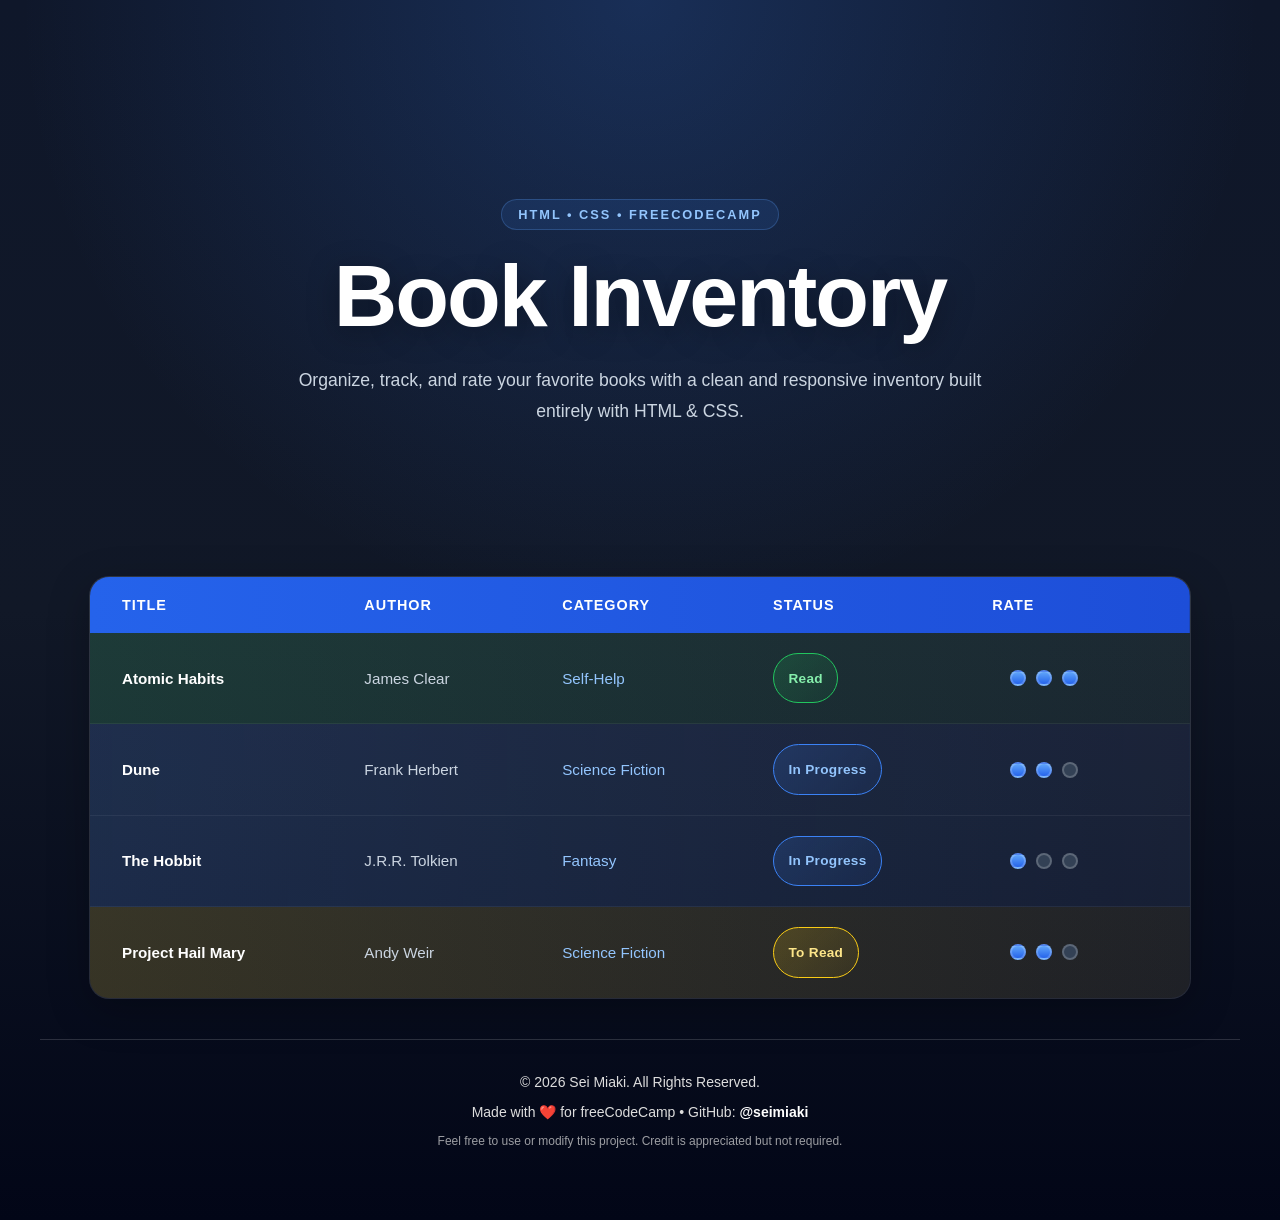
<file: book-inventory-app/index.html>
<!DOCTYPE html>
<html lang="en">

<head>
    <title>Book Inventory App</title>

    <meta charset="UTF-8">
    <meta name="description" content="A book inventory app built with HTML and CSS.">
    <meta name="viewport" content="width=device-width, initial-scale=1.0">
    <meta name="author" content="Sei Miaki">

    <link rel="stylesheet" href="styles.css">
</head>

<body>

    <header class="hero">
        <p class="tag">HTML • CSS • freeCodeCamp</p>

        <h1>Book Inventory</h1>

        <p class="subtitle">
            Organize, track, and rate your favorite books with a clean and responsive
            inventory built entirely with HTML & CSS.
        </p>
    </header>

    <main>

        <div class="table-container">
            <table>

                <thead>
                    <tr>
                        <th>Title</th>
                        <th>Author</th>
                        <th>Category</th>
                        <th>Status</th>
                        <th>Rate</th>
                    </tr>
                </thead>

                <tbody>

                    <tr class="read">
                        <td>Atomic Habits</td>
                        <td>James Clear</td>
                        <td>Self-Help</td>

                        <td>
                            <span class="status">Read</span>
                        </td>

                        <td>
                            <span class="rate three">
                                <span></span>
                                <span></span>
                                <span></span>
                            </span>
                        </td>
                    </tr>

                    <tr class="in-progress">
                        <td>Dune</td>
                        <td>Frank Herbert</td>
                        <td>Science Fiction</td>

                        <td>
                            <span class="status">In Progress</span>
                        </td>

                        <td>
                            <span class="rate two">
                                <span></span>
                                <span></span>
                                <span></span>
                            </span>
                        </td>
                    </tr>

                    <tr class="in-progress">
                        <td>The Hobbit</td>
                        <td>J.R.R. Tolkien</td>
                        <td>Fantasy</td>

                        <td>
                            <span class="status">In Progress</span>
                        </td>

                        <td>
                            <span class="rate one">
                                <span></span>
                                <span></span>
                                <span></span>
                            </span>
                        </td>
                    </tr>

                    <tr class="to-read">
                        <td>Project Hail Mary</td>
                        <td>Andy Weir</td>
                        <td>Science Fiction</td>

                        <td>
                            <span class="status">To Read</span>
                        </td>

                        <td>
                            <span class="rate two">
                                <span></span>
                                <span></span>
                                <span></span>
                            </span>
                        </td>
                    </tr>

                </tbody>

            </table>
        </div>

    </main>

    <footer class="footer">
        <p>© 2026 Sei Miaki. All Rights Reserved.</p>
        <p>
            Made with ❤️ for freeCodeCamp •
            GitHub:
            <a href="https://github.com/seimiaki" target="_blank">@seimiaki</a>
        </p>
        <p class="small">
            Feel free to use or modify this project. Credit is appreciated but not required.
        </p>
    </footer>

</body>
</html>
</file>
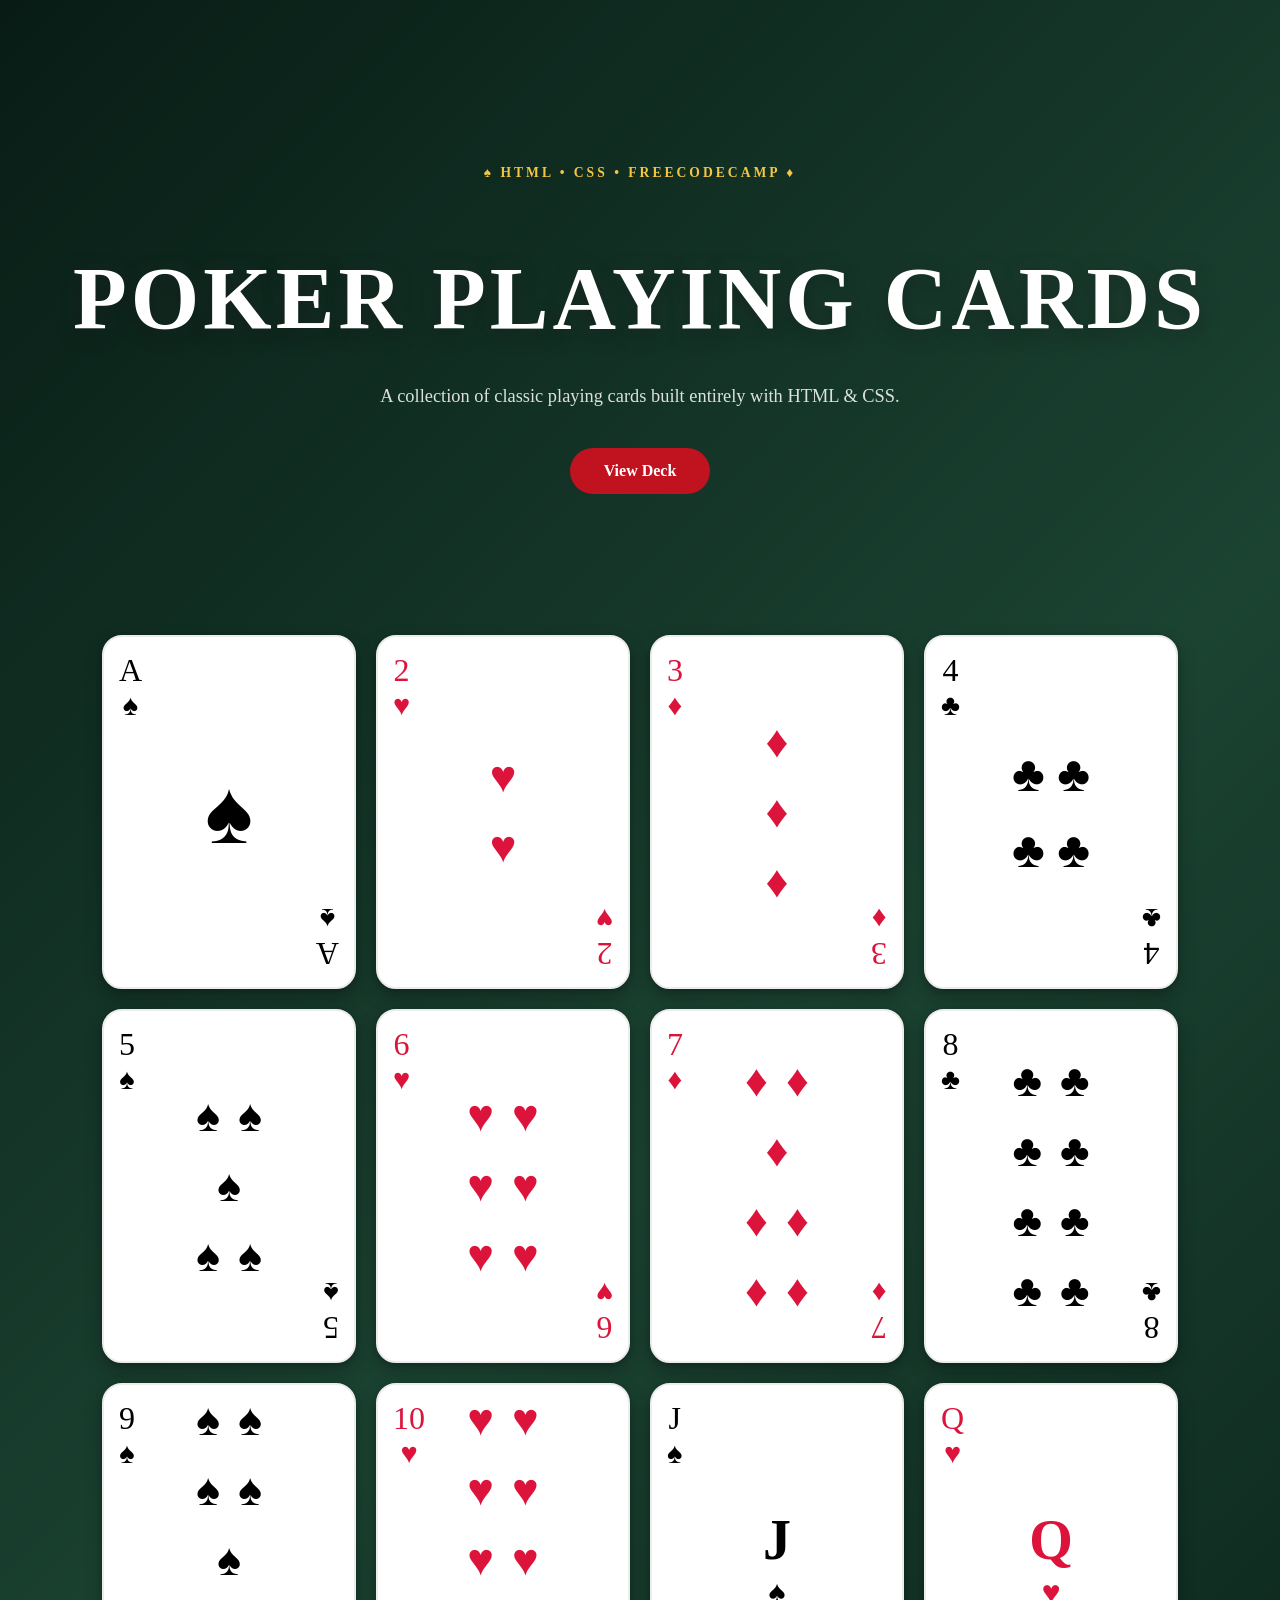
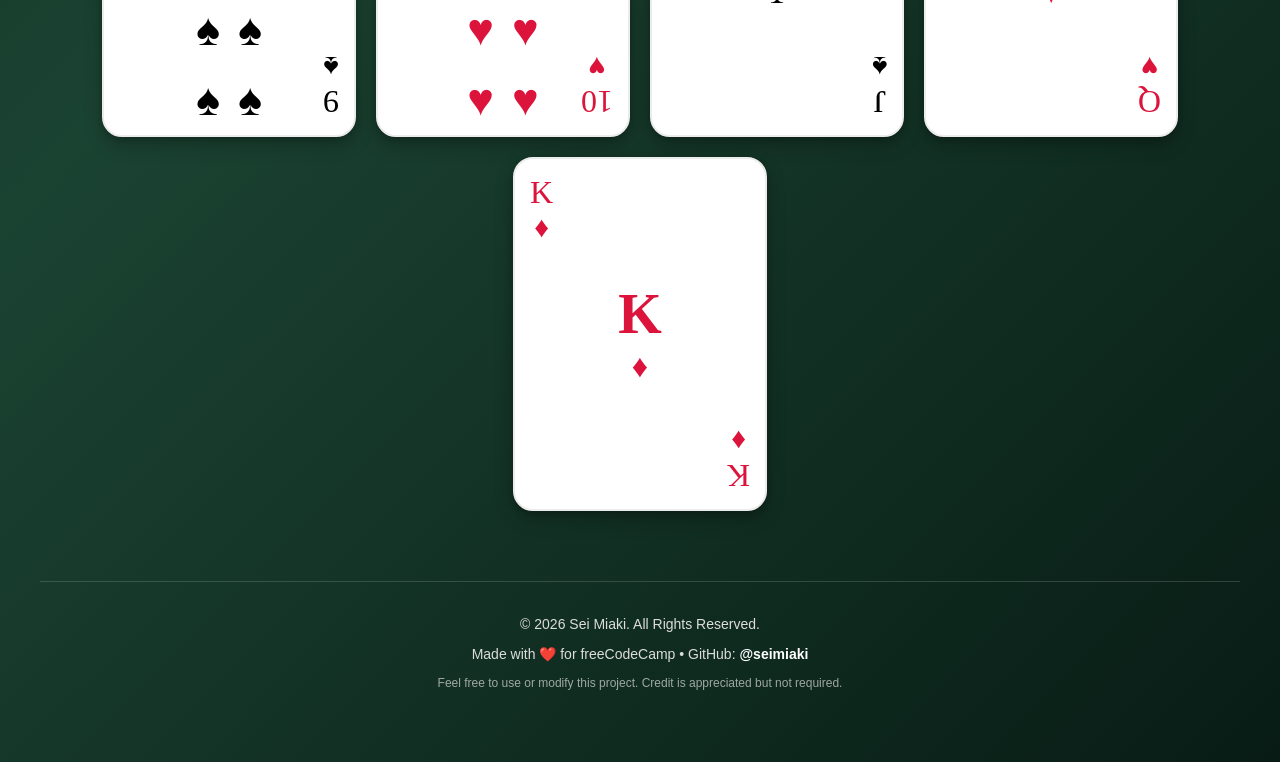
<file: page-of-playing-cards/index.html>
<!DOCTYPE html>
<html lang="en">

<head>
    <title>Poker Playing Cards | HTML & CSS</title>
    <meta charset="UTF-8">
    <meta name="description" content="A responsive poker playing cards collection built entirely with HTML and CSS for the freeCodeCamp Responsive Web Design certification.">
    <meta name="viewpoint" content="width=device-width, initial-scale=1.0">
    <meta name="author" content="Sei Miaki">
    <link rel="stylesheet" href="styles.css">
</head>

    <body>

<header class="hero">
    <p class="tag">♠ HTML • CSS • freeCodeCamp ♦</p>
    <h1>Poker Playing Cards</h1>
    <p class="subtitle">
        A collection of classic playing cards built entirely with HTML & CSS.
    </p>
    <a href="#playing-cards" class="hero-btn">View Deck</a>
</header>

<main id="playing-cards">

<div class="card">
    <div class="left">
        <span class="rank spade">A</span>
        <span class="suit spade">♠</span>
    </div>

    <div class="middle">
        <span class="suit spade large">♠</span>
    </div>

    <div class="right">
        <span class="rank spade">A</span>
        <span class="suit spade">♠</span>
    </div>
</div>

<div class="card">
    <div class="left">
        <span class="rank heart">2</span>
        <span class="suit heart">♥</span>
    </div>

    <div class="middle">
        <div class="row">
        <span class="pip heart">♥</span>
        </div>

        <div class="row">
        <span class="pip heart">♥</span>
        </div>
    </div>

    <div class="right">
        <span class="rank heart">2</span>
        <span class="suit heart">♥</span>
    </div>
</div>

<div class="card">
    <div class="left">
        <span class="rank diamond">3</span>
        <span class="suit diamond">♦</span>
    </div>

    <div class="middle">
        <div class="row">
        <span class="pip diamond">♦</span>
        </div>
        <div class="row">
        <span class="pip diamond">♦</span>
        </div>
        <div class="row">
        <span class="pip diamond">♦</span>
        </div>
    </div>

    <div class="right">
        <span class="rank diamond">3</span>
        <span class="suit diamond">♦</span>
    </div>
</div>

<div class="card">
    <div class="left">
        <span class="rank flower">4</span>
        <span class="suit flower">♣</span>
    </div>

    <div class="middle">
        <div class="row">
            ♣ ♣
        </div>
        <div class="row">
            ♣ ♣
        </div>
    </div>

    <div class="right">
        <span class="rank flower">4</span>
        <span class="suit flower">♣</span>
    </div>
</div>

<div class="card">
    <div class="left">
        <span class="rank spade">5</span>
        <span class="suit spade">♠</span>
    </div>

    <div class="middle">
       <div class="row">
        <span class="pip spade">♠</span>
        <span class="pip spade">♠</span>
    </div>

    <div class="row">
        <span class="pip spade">♠</span>
    </div>

    <div class="row">
        <span class="pip spade">♠</span>
        <span class="pip spade">♠</span>
    </div>
    </div>

    <div class="right">
        <span class="rank spade">5</span>
        <span class="suit spade">♠</span>
    </div>
</div>

<div class="card">
    <div class="left">
        <span class="rank heart">6</span>
        <span class="suit heart">♥</span>
    </div>

    <div class="middle">
    <div class="row">
        <span class="pip heart">♥</span>
        <span class="pip heart">♥</span>
    </div>

    <div class="row">
        <span class="pip heart">♥</span>
        <span class="pip heart">♥</span>
    </div>

    <div class="row">
        <span class="pip heart">♥</span>
        <span class="pip heart">♥</span>
    </div>
</div>

    <div class="right">
        <span class="rank heart">6</span>
        <span class="suit heart">♥</span>
    </div>
</div>

<div class="card">
    <div class="left">
        <span class="rank diamond">7</span>
        <span class="suit diamond">♦</span>
    </div>

    <div class="middle">
    <div class="row">
        <span class="pip diamond">♦</span>
        <span class="pip diamond">♦</span>
    </div>

    <div class="row">
        <span class="pip diamond">♦</span>
    </div>

    <div class="row">
        <span class="pip diamond">♦</span>
        <span class="pip diamond">♦</span>
    </div>

    <div class="row">
        <span class="pip diamond">♦</span>
        <span class="pip diamond">♦</span>
    </div>
</div>

    <div class="right">
        <span class="rank diamond">7</span>
        <span class="suit diamond">♦</span>
    </div>
</div>

<div class="card">
    <div class="left">
        <span class="rank flower">8</span>
        <span class="suit flower">♣</span>
    </div>

    <div class="middle">
    <div class="row">
        <span class="pip flower">♣</span>
        <span class="pip flower">♣</span>
    </div>

    <div class="row">
        <span class="pip flower">♣</span>
        <span class="pip flower">♣</span>
    </div>

    <div class="row">
        <span class="pip flower">♣</span>
        <span class="pip flower">♣</span>
    </div>

    <div class="row">
        <span class="pip flower">♣</span>
        <span class="pip flower">♣</span>
    </div>
</div>

    <div class="right">
        <span class="rank flower">8</span>
        <span class="suit flower">♣</span>
    </div>
</div>

<div class="card">
    <div class="left">
        <span class="rank spade">9</span>
        <span class="suit spade">♠</span>
    </div>

    <div class="middle">
    <div class="row">
        <span class="pip spade">♠</span>
        <span class="pip spade">♠</span>
    </div>

    <div class="row">
        <span class="pip spade">♠</span>
        <span class="pip spade">♠</span>
    </div>

    <div class="row">
        <span class="pip spade">♠</span>
    </div>

    <div class="row">
        <span class="pip spade">♠</span>
        <span class="pip spade">♠</span>
    </div>

    <div class="row">
        <span class="pip spade">♠</span>
        <span class="pip spade">♠</span>
    </div>
</div>

    <div class="right">
        <span class="rank spade">9</span>
        <span class="suit spade">♠</span>
    </div>
</div>

<div class="card">
    <div class="left">
        <span class="rank heart">10</span>
        <span class="suit heart">♥</span>
    </div>

    <div class="middle">
    <div class="row">
        <span class="pip heart">♥</span>
        <span class="pip heart">♥</span>
    </div>

    <div class="row">
        <span class="pip heart">♥</span>
        <span class="pip heart">♥</span>
    </div>

    <div class="row">
        <span class="pip heart">♥</span>
        <span class="pip heart">♥</span>
    </div>

    <div class="row">
        <span class="pip heart">♥</span>
        <span class="pip heart">♥</span>
    </div>

    <div class="row">
        <span class="pip heart">♥</span>
        <span class="pip heart">♥</span>
    </div>
</div>

    <div class="right">
        <span class="rank heart">10</span>
        <span class="suit heart">♥</span>
    </div>
</div>

<div class="card">
    <div class="left">
        <span class="rank spade">J</span>
        <span class="suit spade">♠</span>
    </div>

    <div class="middle face">
        <span class="face-rank spade">J</span>
        <span class="face-suit spade">♠</span>
    </div>

    <div class="right">
        <span class="rank spade">J</span>
        <span class="suit spade">♠</span>
    </div>
</div>

<div class="card">
    <div class="left">
        <span class="rank heart">Q</span>
        <span class="suit heart">♥</span>
    </div>

    <div class="middle face">
        <span class="face-rank heart">Q</span>
        <span class="face-suit heart">♥</span>
    </div>

    <div class="right">
        <span class="rank heart">Q</span>
        <span class="suit heart">♥</span>
    </div>
</div>

<div class="card">
    <div class="left">
        <span class="rank diamond">K</span>
        <span class="suit diamond">♦</span>
    </div>

    <div class="middle face">
        <span class="face-rank diamond">K</span>
        <span class="face-suit diamond">♦</span>
    </div>

    <div class="right">
        <span class="rank diamond">K</span>
        <span class="suit diamond">♦</span>
    </div>
</div>

</div>
</main>

<footer class="footer">
    <p>© 2026 Sei Miaki. All Rights Reserved.</p>
    <p>
        Made with ❤️ for freeCodeCamp • 
        GitHub:
        <a href="https://github.com/seimiaki" target="_blank">@seimiaki</a>
    </p>
    <p class="small">
        Feel free to use or modify this project. Credit is appreciated but not required.
    </p>
</footer>

</body>
</html>
</file>
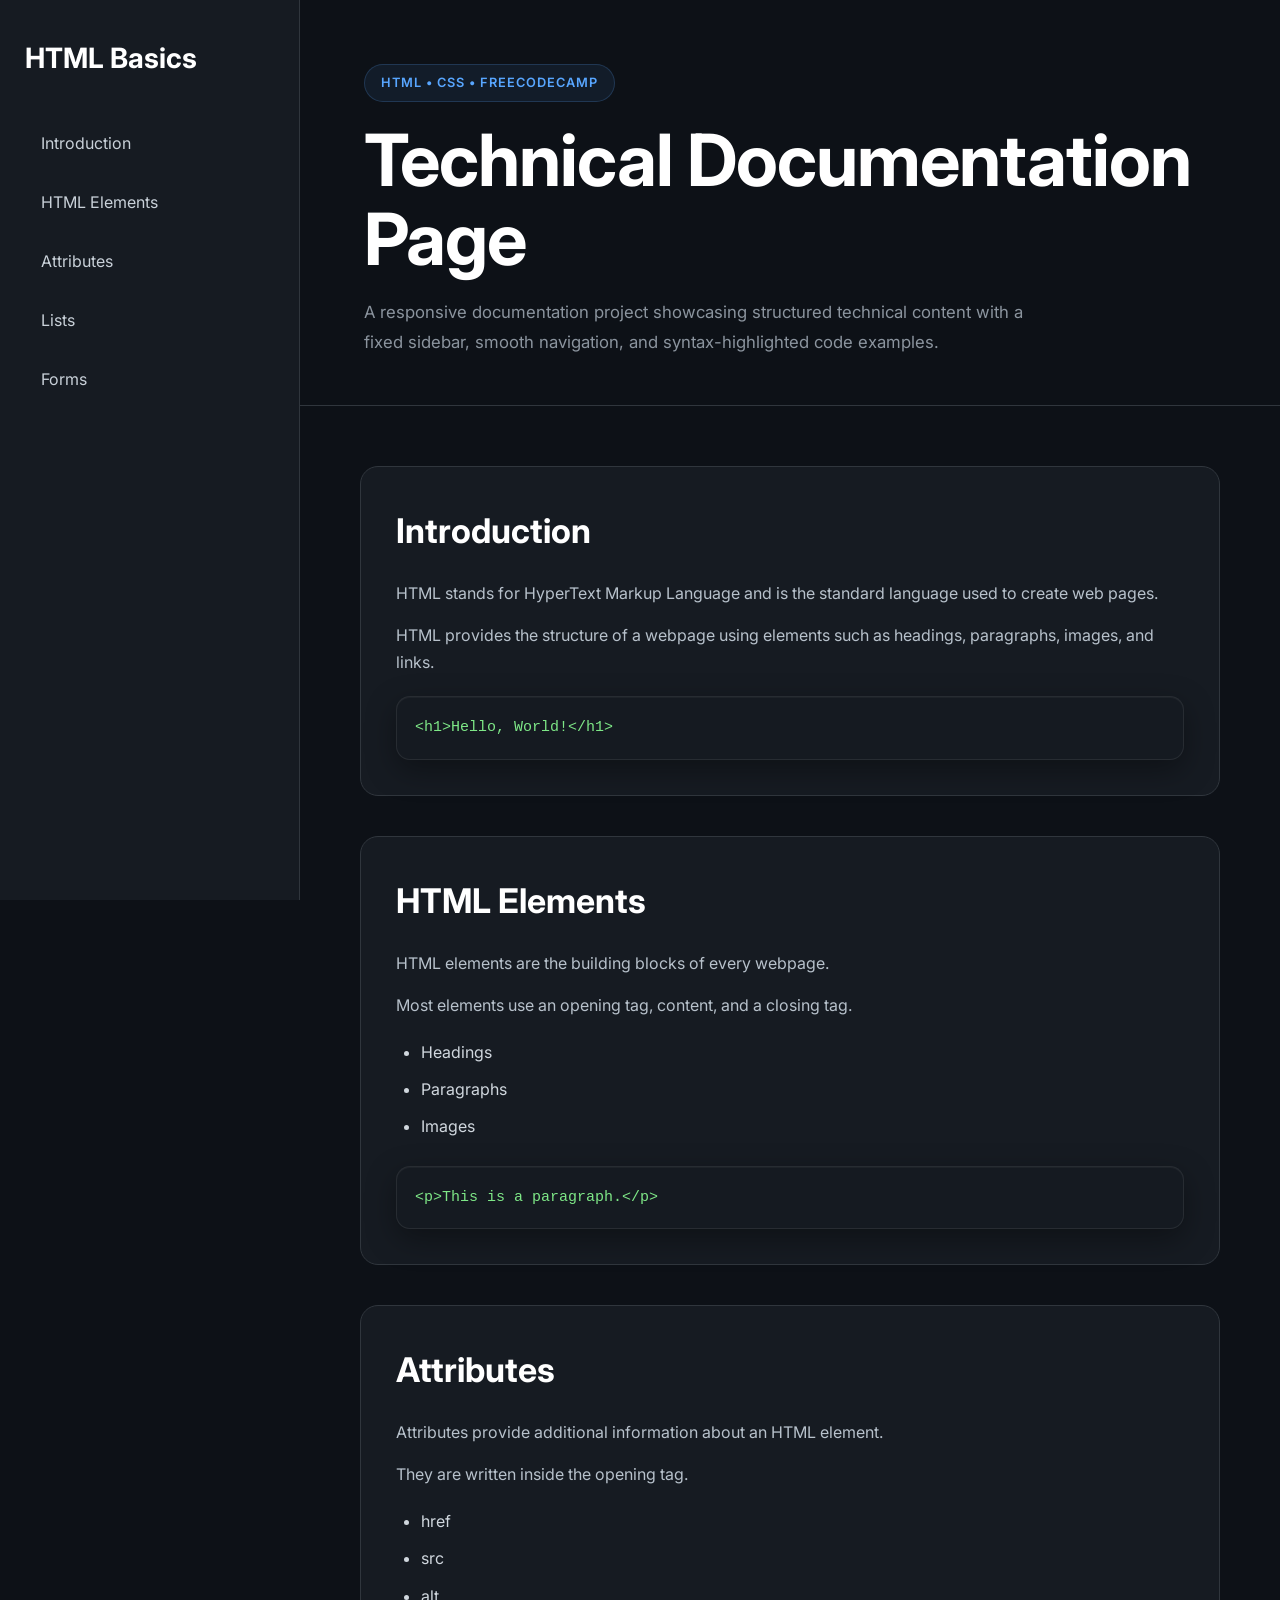
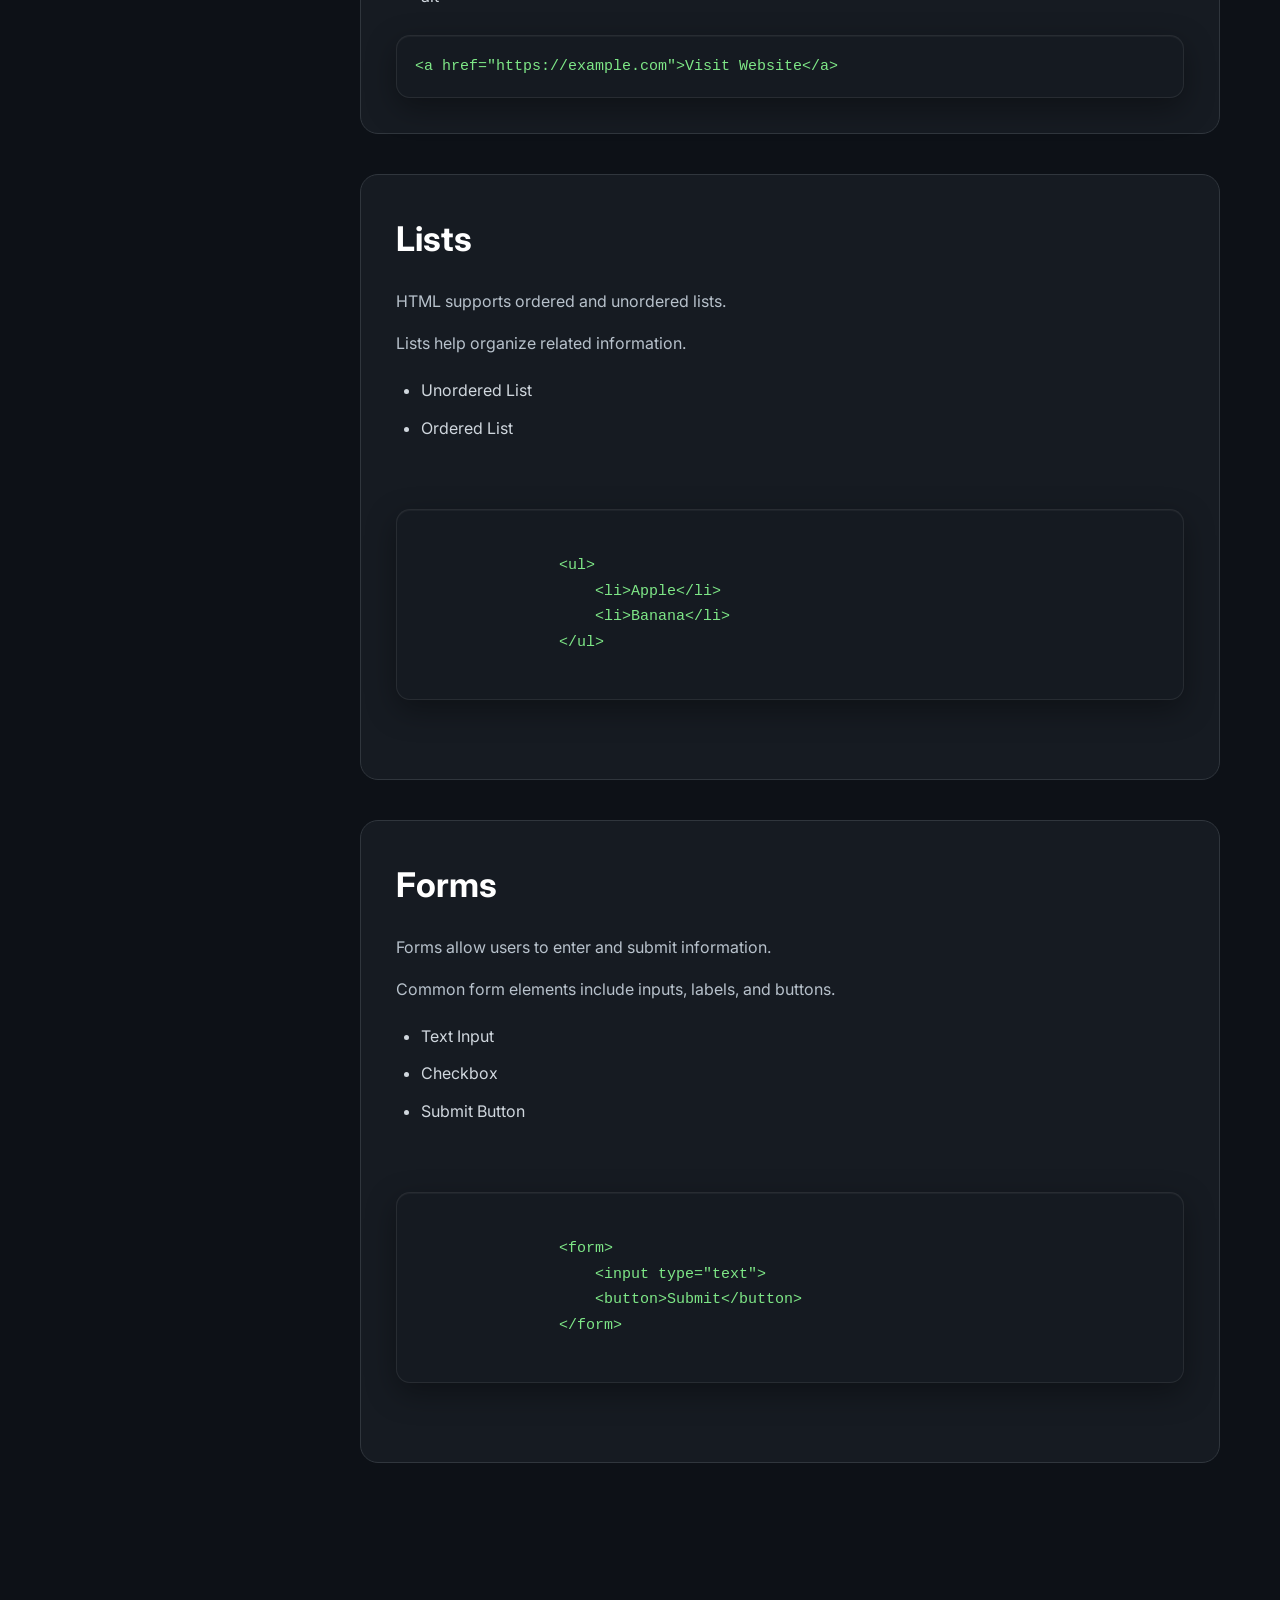
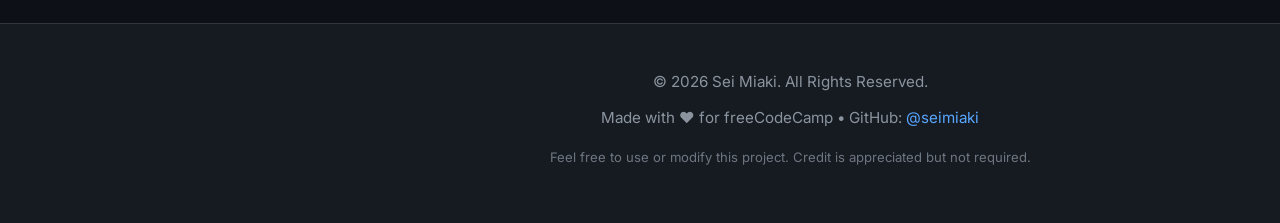
<file: technical-documentation-page/index.html>
<!DOCTYPE html>
<html lang="en">

    <head>
        <title>Technical Documentation Page</title>
        <meta charset="UTF-8">
        <meta name="description" content="A responsive technical documentation page built with HTML and CSS for the freeCodeCamp Responsive Web Design Certification, featuring organized sections, smooth navigation, and code examples.">
        <meta name="viewport" content="width=device-width, initial-scale=1.0">
        <meta name="author" content="Sei Miaki">

    <link rel="stylesheet" href="styles.css">
    </head>

    <body>

        <header class="hero">
            <span class="tag">HTML • CSS • freeCodeCamp</span>

            <h1>Technical Documentation Page</h1>

            <p class="subtitle">
                A responsive documentation project showcasing structured technical
                content with a fixed sidebar, smooth navigation, and syntax-highlighted
                code examples.
            </p>
        </header>

        <nav id="navbar">
            <header>HTML Basics</header>

            <a class="nav-link" href="#Introduction">Introduction</a>
            <a class="nav-link" href="#HTML_Elements">HTML Elements</a>
            <a class="nav-link" href="#Attributes">Attributes</a>
            <a class="nav-link" href="#Lists">Lists</a>
            <a class="nav-link" href="#Forms">Forms</a>
        </nav>

        <main id="main-doc">

        <section class="main-section" id="Introduction">
            <header>Introduction</header>

            <p>HTML stands for HyperText Markup Language and is the standard language used to create web pages.</p>
            <p>HTML provides the structure of a webpage using elements such as headings, paragraphs, images, and links.</p>

            <code>&lt;h1&gt;Hello, World!&lt;/h1&gt;</code>
        </section>

        <section class="main-section" id="HTML_Elements">
            <header>HTML Elements</header>

            <p>HTML elements are the building blocks of every webpage.</p>
            <p>Most elements use an opening tag, content, and a closing tag.</p>

            <ul>
                <li>Headings</li>
                <li>Paragraphs</li>
                <li>Images</li>
            </ul>

            <code>&lt;p&gt;This is a paragraph.&lt;/p&gt;</code>
        </section>

        <section class="main-section" id="Attributes">
            <header>Attributes</header>

            <p>Attributes provide additional information about an HTML element.</p>
            <p>They are written inside the opening tag.</p>

            <ul>
                <li>href</li>
                <li>src</li>
                <li>alt</li>
            </ul>

            <code>&lt;a href="https://example.com"&gt;Visit Website&lt;/a&gt;</code>
        </section>

        <section class="main-section" id="Lists">
            <header>Lists</header>

            <p>HTML supports ordered and unordered lists.</p>
            <p>Lists help organize related information.</p>

            <ul>
                <li>Unordered List</li>
                <li>Ordered List</li>
            </ul>

            <pre>
            <code>
                &lt;ul&gt;
                    &lt;li&gt;Apple&lt;/li&gt;
                    &lt;li&gt;Banana&lt;/li&gt;
                &lt;/ul&gt;
            </code>
            </pre>
        </section>

        <section class="main-section" id="Forms">
            <header>Forms</header>

            <p>Forms allow users to enter and submit information.</p>
            <p>Common form elements include inputs, labels, and buttons.</p>

            <ul>
                <li>Text Input</li>
                <li>Checkbox</li>
                <li>Submit Button</li>
            </ul>

            <pre>
            <code>
                &lt;form&gt;
                    &lt;input type="text"&gt;
                    &lt;button&gt;Submit&lt;/button&gt;
                &lt;/form&gt;
            </code>
            </pre>
        </section>

    </main>

    <footer class="footer">
        <p>© 2026 Sei Miaki. All Rights Reserved.</p>

        <p>
            Made with ❤️ for freeCodeCamp • GitHub:
            <a href="https://github.com/seimiaki" target="_blank">@seimiaki</a>
        </p>

        <p class="small">
            Feel free to use or modify this project. Credit is appreciated but not required.
        </p>
    </footer>

</body>
</html>
</file>
<file: book-inventory-app/styles.css>
/* =========================================
   RESET & GLOBAL STYLES
========================================= */

html {
    scroll-behavior: smooth;
}

body {
    margin: 0;
    padding: 40px;

    font-family: "Poppins", sans-serif;

    background:
        radial-gradient(
            circle at top,
            rgba(59, 130, 246, .22),
            transparent 45%
        ),
        linear-gradient(
            180deg,
            #0f172a,
            #111827,
            #020617
        );

    color: white;
}

/* =========================================
   HERO SECTION
========================================= */

.hero {
    min-height: 40vh;

    display: flex;
    flex-direction: column;
    justify-content: center;
    align-items: center;

    text-align: center;

    padding: 6rem 1.5rem 5rem;
}

.tag {
    display: inline-block;

    margin-bottom: 20px;
    padding: .45rem 1rem;

    border: 1px solid rgba(96, 165, 250, .25);
    border-radius: 999px;

    background: rgba(59, 130, 246, .12);

    color: #93c5fd;

    font-size: .8rem;
    font-weight: 700;
    letter-spacing: 2px;
    text-transform: uppercase;
}

.hero h1 {
    margin: 0;

    color: #fff;

    font-size: clamp(3.2rem, 8vw, 5.5rem);
    font-weight: 800;

    letter-spacing: -2px;
    line-height: 1.05;

    text-shadow: 0 6px 30px rgba(0, 0, 0, .35);
}

.subtitle {
    max-width: 700px;
    margin-top: 22px;

    color: #cbd5e1;

    font-size: 1.1rem;
    font-weight: 400;
    line-height: 1.8;
}

/* =========================================
   TABLE CONTAINER
========================================= */

.table-container {
    width: min(1100px, 100%);
    margin: 0 auto;

    overflow: hidden;

    border: 1px solid rgba(255, 255, 255, .08);
    border-radius: 20px;

    background: rgba(255, 255, 255, .05);

    box-shadow: 0 12px 40px rgba(0, 0, 0, .25);
}

table {
    width: 100%;
    border-collapse: collapse;
}

thead {
    background: linear-gradient(
        90deg,
        #2563eb,
        #1d4ed8
    );
}

th {
    padding: 20px 24px;

    color: white;

    text-align: left;
    text-transform: uppercase;
    letter-spacing: 1px;

    font-size: .9rem;
    font-weight: 700;
}

td {
    padding: 20px 24px;

    color: #e2e8f0;

    font-size: .95rem;

    border-bottom: 1px solid rgba(255, 255, 255, .06);
}

th:first-child,
td:first-child {
    padding-left: 32px;
}

th:last-child,
td:last-child {
    padding-right: 32px;
}

td:first-child {
    color: #fff;
    font-weight: 600;
}

td:nth-child(2) {
    color: #cbd5e1;
}

td:nth-child(3) {
    color: #93c5fd;
    font-weight: 500;
}

/* =========================================
   TABLE ROW STYLES
========================================= */

tr[class="read"] {
    background-image: linear-gradient(
        90deg,
        rgba(34, 197, 94, .15),
        rgba(22, 163, 74, .05)
    );
}

tr[class="to-read"] {
    background-image: linear-gradient(
        90deg,
        rgba(250, 204, 21, .15),
        rgba(234, 179, 8, .05)
    );
}

tr[class="in-progress"] {
    background-image: linear-gradient(
        90deg,
        rgba(59, 130, 246, .15),
        rgba(37, 99, 235, .05)
    );
}

tbody tr {
    transition: background .2s ease;
}

tbody tr:hover {
    filter: brightness(1.08);
}

tbody tr:last-child td {
    border-bottom: none;
}

/* =========================================
   STATUS BADGES
========================================= */

.status {
    display: inline-flex;
    align-items: center;
    justify-content: center;

    border-radius: 999px;

    font-size: .85rem;
    font-weight: 600;
    letter-spacing: .3px;

    transition: .2s;
}

.status:hover {
    transform: translateY(-1px);
}

tr[class="read"] span[class="status"] {
    border: 1px solid #22c55e;

    background-image: linear-gradient(
        135deg,
        rgba(34, 197, 94, .18),
        rgba(22, 163, 74, .08)
    );

    color: #86efac;
}

tr[class="to-read"] span[class="status"] {
    border: 1px solid #facc15;

    background-image: linear-gradient(
        135deg,
        rgba(250, 204, 21, .18),
        rgba(234, 179, 8, .08)
    );

    color: #fde68a;
}

tr[class="in-progress"] span[class="status"] {
    border: 1px solid #3b82f6;

    background-image: linear-gradient(
        135deg,
        rgba(59, 130, 246, .18),
        rgba(37, 99, 235, .08)
    );

    color: #93c5fd;
}

/* =========================================
   RATING INDICATORS
========================================= */

span {
    display: inline-block;
}

span[class="status"],
span[class^="rate"] {
    height: 34px;
    width: auto;

    padding: .45rem .9rem;
}

span[class^="rate"] {
    display: flex;
    align-items: center;
    gap: 4px;
}

span[class^="rate"] > span {
    width: 12px;
    height: 12px;

    margin: 0 3px;

    border: 2px solid rgba(255, 255, 255, .2);
    border-radius: 50%;

    background-color: #334155;
}

span[class~="one"] > span:first-child {
    background-image: linear-gradient(
        #60a5fa,
        #2563eb
    );
}

span[class~="two"] > span:nth-child(-n+2) {
    background-image: linear-gradient(
        #60a5fa,
        #2563eb
    );
}

span[class~="three"] span {
    background-image: linear-gradient(
        #60a5fa,
        #2563eb
    );
}

/* =========================================
   FOOTER
========================================= */

.footer {
    margin-top: 40px;
    padding: 20px;

    border-top: 1px solid rgba(255, 255, 255, .15);

    color: #ddd;

    font-family: inherit;
    font-size: 14px;
    text-align: center;
}

.footer a {
    color: #fff;
    font-weight: bold;
    text-decoration: none;
}

.footer a:hover {
    text-decoration: underline;
}

.footer .small {
    margin-top: 8px;

    font-size: 12px;

    opacity: .7;
}

/* =========================================
   RESPONSIVE DESIGN
========================================= */

@media (max-width: 768px) {

    .table-container {
        overflow-x: auto;
    }

    table {
        min-width: 750px;
    }

}
</file>
<file: page-of-playing-cards/styles.css>
/* =========================================
   RESET & GLOBAL STYLES
========================================= */
html {
    scroll-behavior: smooth;
}

body {
    margin: 0;
    padding: 40px;
    
    background:
        linear-gradient(135deg,
            #081c15,
            #1b4332,
            #081c15);

    font-family: serif;
}

::selection {
    background: crimson;
    color: white;
}

/* =========================================
   HERO SECTION
========================================= */
.hero {
    min-height: 45vh;
    display: flex;
    flex-direction: column;
    justify-content: center;
    align-items: center;
    text-align: center;
    padding: 5rem 1.5rem;
}

.tag {
    color: #f5c542;
    text-transform: uppercase;
    letter-spacing: 3px;
    font-size: .85rem;
    margin-bottom: 15px;
    font-weight: 700;
}

.hero h1 {
    color: white;
    font-size: clamp(3rem, 8vw, 5.5rem);
    font-weight: 900;
    letter-spacing: 4px;
    text-transform: uppercase;
    line-height: 1;
    margin-bottom: 20px;
    text-shadow:
        0 4px 20px rgba(0,0,0,.45),
        0 0 25px rgba(255,255,255,.08);
}

.subtitle {
    max-width: 700px;
    color: rgba(255,255,255,.85);
    font-size: 1.15rem;
    line-height: 1.7;
    margin-bottom: 35px;
}

.hero-btn {
    color: white;
    text-decoration: none;
    background: #c1121f;
    padding: 14px 34px;
    border-radius: 999px;
    font-weight: 700;
    transition: .25s;
}

/* =========================================
   DECK LAYOUT
========================================= */
#playing-cards {
    display: flex;
    justify-content: center;
    align-items: center;
    flex-wrap: wrap;
    gap: 20px;

    padding: 30px;
}

.card {
    display: flex;
    justify-content: space-between;
    width: 250px;
    aspect-ratio: 5 / 7;

    background: white;

    border-radius: 20px;
    border: 2px solid #ececec;

    box-shadow:
        0 8px 18px rgba(0,0,0,.25),
        0 2px 5px rgba(0,0,0,.15);

    position: relative;

}

/* =========================================
   INTERACTIONS
========================================= */

.card:nth-child(even):hover {
    transform: rotate(3deg) translateY(-10px);
}

.card:nth-child(odd):hover {
    transform: rotate(-3deg) translateY(-10px);
}

.hero-btn:hover {
    transform: translateY(-3px);
    background: #e63946;
}

/* =========================================
   PLAYING CARDS
========================================= */
.left {
    align-self: flex-start;
    position: absolute;

    top: 15px;
    left: 15px;
}

.middle {
    align-self: center;
    position: absolute;

    top: 50%;
    left: 50%;
    transform: translate(-50%, -50%);

    display: flex;
    flex-direction: column;
    align-items: center;
    gap: 18px;
}

.right {
    align-self: flex-end;
    position: absolute;

    bottom: 15px;
    right: 15px;

    transform: rotate(180deg);
}

.left,
.right {
    display: flex;
    flex-direction: column;
    align-items: center;

}

.row {
    display: flex;
    justify-content: center;
    gap: 18px;

    font-size: 50px;
}

/* =========================================
   CARD CONTENT
========================================= */
.rank {
    font-size: 32px;
}

.suit {
    font-size: 29px;
}

.large {
    font-size: 90px;
}

.pip {
    font-size: 45px;
}

/* =========================================
   FACE CARDS (J, Q, K)
========================================= */
.face {
    display: flex;
    flex-direction: column;
    justify-content: center;
    align-items: center;
    gap: 8px;
}

.face-rank {
    font-size: 3.5rem;
    font-weight: 700;
    font-family: "Times New Roman", serif;
    line-height: 1;
}

.face-suit {
    font-size: 2rem;
    line-height: 1;
}

/* =========================================
    COLORS
========================================= */
.heart, .diamond {
    color: crimson;
}

.spade, .flower {
    color: black;
}

/* =========================================
   FOOTER
========================================= */
.footer {
    margin-top: 40px;
    padding: 20px;
    text-align: center;
    color: #ddd;
    font-family: Arial, sans-serif;
    font-size: 14px;
    border-top: 1px solid rgba(255,255,255,0.15);
}

.footer a {
    color: #fff;
    text-decoration: none;
    font-weight: bold;
}

.footer a:hover {
    text-decoration: underline;
}

.footer .small {
    margin-top: 8px;
    font-size: 12px;
    opacity: 0.7;
}

/* =========================================
   RESPONSIVE DESIGN
========================================= */

@media (max-width: 768px) {

}
</file>
<file: technical-documentation-page/styles.css>
/* =========================================
   FONT
========================================= */

@import url('https://fonts.googleapis.com/css2?family=Inter:wght@400;500;600;700&display=swap');


/* =========================================
   GLOBAL STYLES
========================================= */

* {
    margin: 0;
    padding: 0;
    box-sizing: border-box;
}

html {
    scroll-behavior: smooth;
}

body {
    display: flex;
    flex-wrap: wrap;

    font-family: "Inter", sans-serif;

    background: #0d1117;
    color: #e6edf3;

    line-height: 1.7;
}


/* =========================================
   HERO SECTION
========================================= */

.hero {
    min-height: 28vh;

    display: flex;
    flex-direction: column;
    justify-content: center;

    margin-left: 300px;
    padding: 4rem 4rem 3rem;

    border-bottom: 1px solid #30363d;
}

.tag {
    display: inline-block;
    width: fit-content;

    margin-bottom: 18px;
    padding: .45rem 1rem;

    background: rgba(88, 166, 255, .08);

    border: 1px solid rgba(88, 166, 255, .2);
    border-radius: 999px;

    color: #58a6ff;

    font-size: .8rem;
    font-weight: 600;

    letter-spacing: 1px;
    text-transform: uppercase;
}

.hero h1 {
    margin: 0;

    color: #ffffff;

    font-size: clamp(3rem, 6vw, 4.5rem);
    font-weight: 700;

    line-height: 1.1;
    letter-spacing: -1px;
}

.subtitle {
    max-width: 680px;

    margin-top: 18px;

    color: #8b949e;

    font-size: 1.05rem;
    line-height: 1.8;
}


/* =========================================
   SIDEBAR (NAVBAR)
========================================= */

#navbar {
    position: fixed;
    top: 0;
    left: 0;

    width: 300px;
    height: 100vh;

    padding: 35px 25px;

    background: #161b22;
    border-right: 1px solid #30363d;
}

#navbar header {
    font-size: 28px;
    font-weight: 700;

    color: white;

    margin-bottom: 35px;
}

#navbar a {
    display: block;

    padding: 12px 16px;
    margin-bottom: 8px;

    text-decoration: none;

    color: #c9d1d9;

    border-radius: 10px;

    transition: .25s;
}

#navbar a:hover {
    background: rgba(88, 166, 255, .12);
    color: #58a6ff;
}


/* =========================================
   MAIN CONTENT
========================================= */

#main-doc {
    flex: 1;

    margin-left: 300px;
    padding: 60px;
}


/* =========================================
   SECTIONS
========================================= */

.main-section {
    margin-bottom: 40px;
    padding: 35px;

    background: #161b22;

    border: 1px solid #30363d;
    border-radius: 18px;

    transition: .25s;
}

.main-section:hover {
    transform: translateY(-2px);
    border-color: #58a6ff55;
}

.main-section header {
    margin-bottom: 20px;

    font-size: 34px;
    font-weight: 700;

    color: white;
}

.main-section p {
    margin-bottom: 15px;
    color: #b7c1cb;
}


/* =========================================
   LISTS
========================================= */

ul {
    margin: 20px 0 25px 25px;
}

li {
    margin-bottom: 10px;
    color: #d0d7de;
}


/* =========================================
   CODE BLOCKS
========================================= */

code {
    display: block;

    padding: 18px;
    margin-top: 20px;

    overflow-x: auto;

    background: rgba(22, 27, 34, .75);

    backdrop-filter: blur(18px);

    border: 1px solid rgba(255, 255, 255, .08);
    border-radius: 14px;

    color: #7ee787;

    font-family: Consolas, monospace;
    font-size: 15px;

    box-shadow:
        0 10px 30px rgba(0, 0, 0, .35),
        inset 0 1px 0 rgba(255, 255, 255, .04);
}


/* =========================================
   SCROLLBAR
========================================= */

::-webkit-scrollbar {
    width: 10px;
}

::-webkit-scrollbar-track {
    background: #0d1117;
}

::-webkit-scrollbar-thumb {
    background: #30363d;
    border-radius: 20px;
}

::-webkit-scrollbar-thumb:hover {
    background: #58a6ff;
}


/* =========================================
   FOOTER
========================================= */

.footer {
    flex-basis: 100%;

    margin-top: 60px;
    padding: 45px 20px 45px 320px;

    text-align: center;

    background: #161b22;
    border-top: 1px solid #30363d;

    color: #8b949e;
}

.footer p {
    margin-bottom: 10px;
    font-size: .95rem;
}

.footer a {
    color: #58a6ff;
    text-decoration: none;
    transition: .25s;
}

.footer a:hover {
    color: #79c0ff;
    text-decoration: underline;
}

.footer .small {
    margin-top: 15px;
    font-size: .82rem;
    color: #6e7681;
}


/* =========================================
   RESPONSIVE / MOBILE
========================================= */

@media (max-width: 850px) {

    body {
        flex-direction: column;
    }

    #navbar {
        position: relative;

        width: 100%;
        height: auto;

        display: flex;
        align-items: center;
        gap: 10px;

        overflow-x: auto;

        padding: 15px;

        white-space: nowrap;

        border-right: none;
        border-bottom: 1px solid #30363d;
    }

    #navbar header {
        display: none;
    }

    #navbar a {
        margin: 0;
        flex-shrink: 0;
    }

    #main-doc {
        margin-left: 0;
        padding: 25px;
    }

    .hero {
        margin-left: 0;

        text-align: center;
        align-items: center;

        padding: 3rem 1.5rem 2.5rem;
    }

    .subtitle {
        max-width: 100%;
    }

    .footer {
        padding: 35px 20px;
    }
}
</file>
